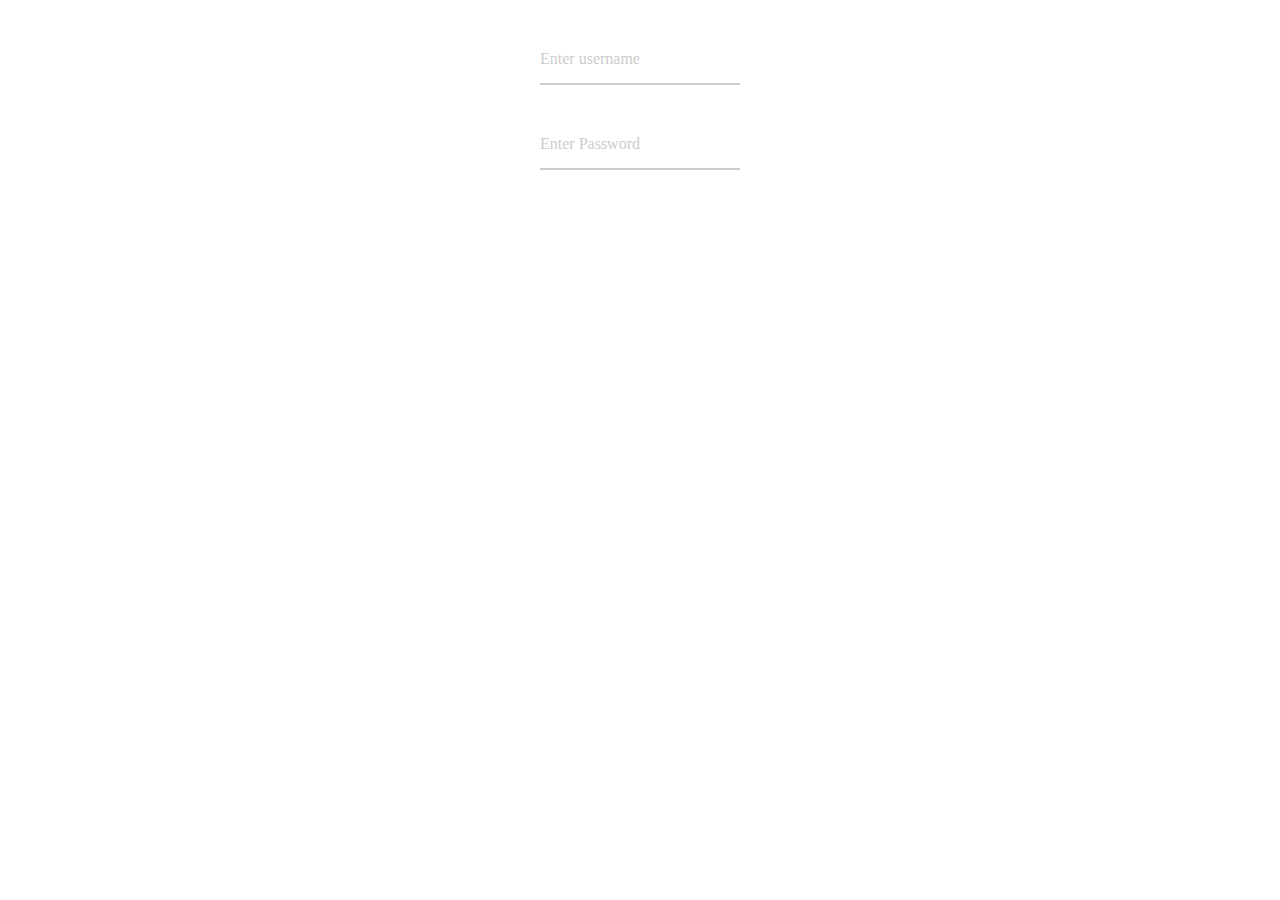
<file: animated input/index.html>
<!DOCTYPE html>
<html lang="en">
  <head>
    <meta charset="UTF-8" />
    <meta name="viewport" content="width=device-width, initial-scale=1.0" />
    <title>login page</title>
    <link rel="stylesheet" href="style.css" />
  </head>
  <body>
    <div class="input-group">
      <input type="text" name="text" class="input" required />
      <label class="label"> Enter username</label>
      <div class="underline"></div>
    </div>
    <div class="input-group">
      <input type="text" name="text" class="input" required />
      <label class="label"> Enter Password</label>
      <div class="underline"></div>
    </div>
  </body>
</html>
</file>
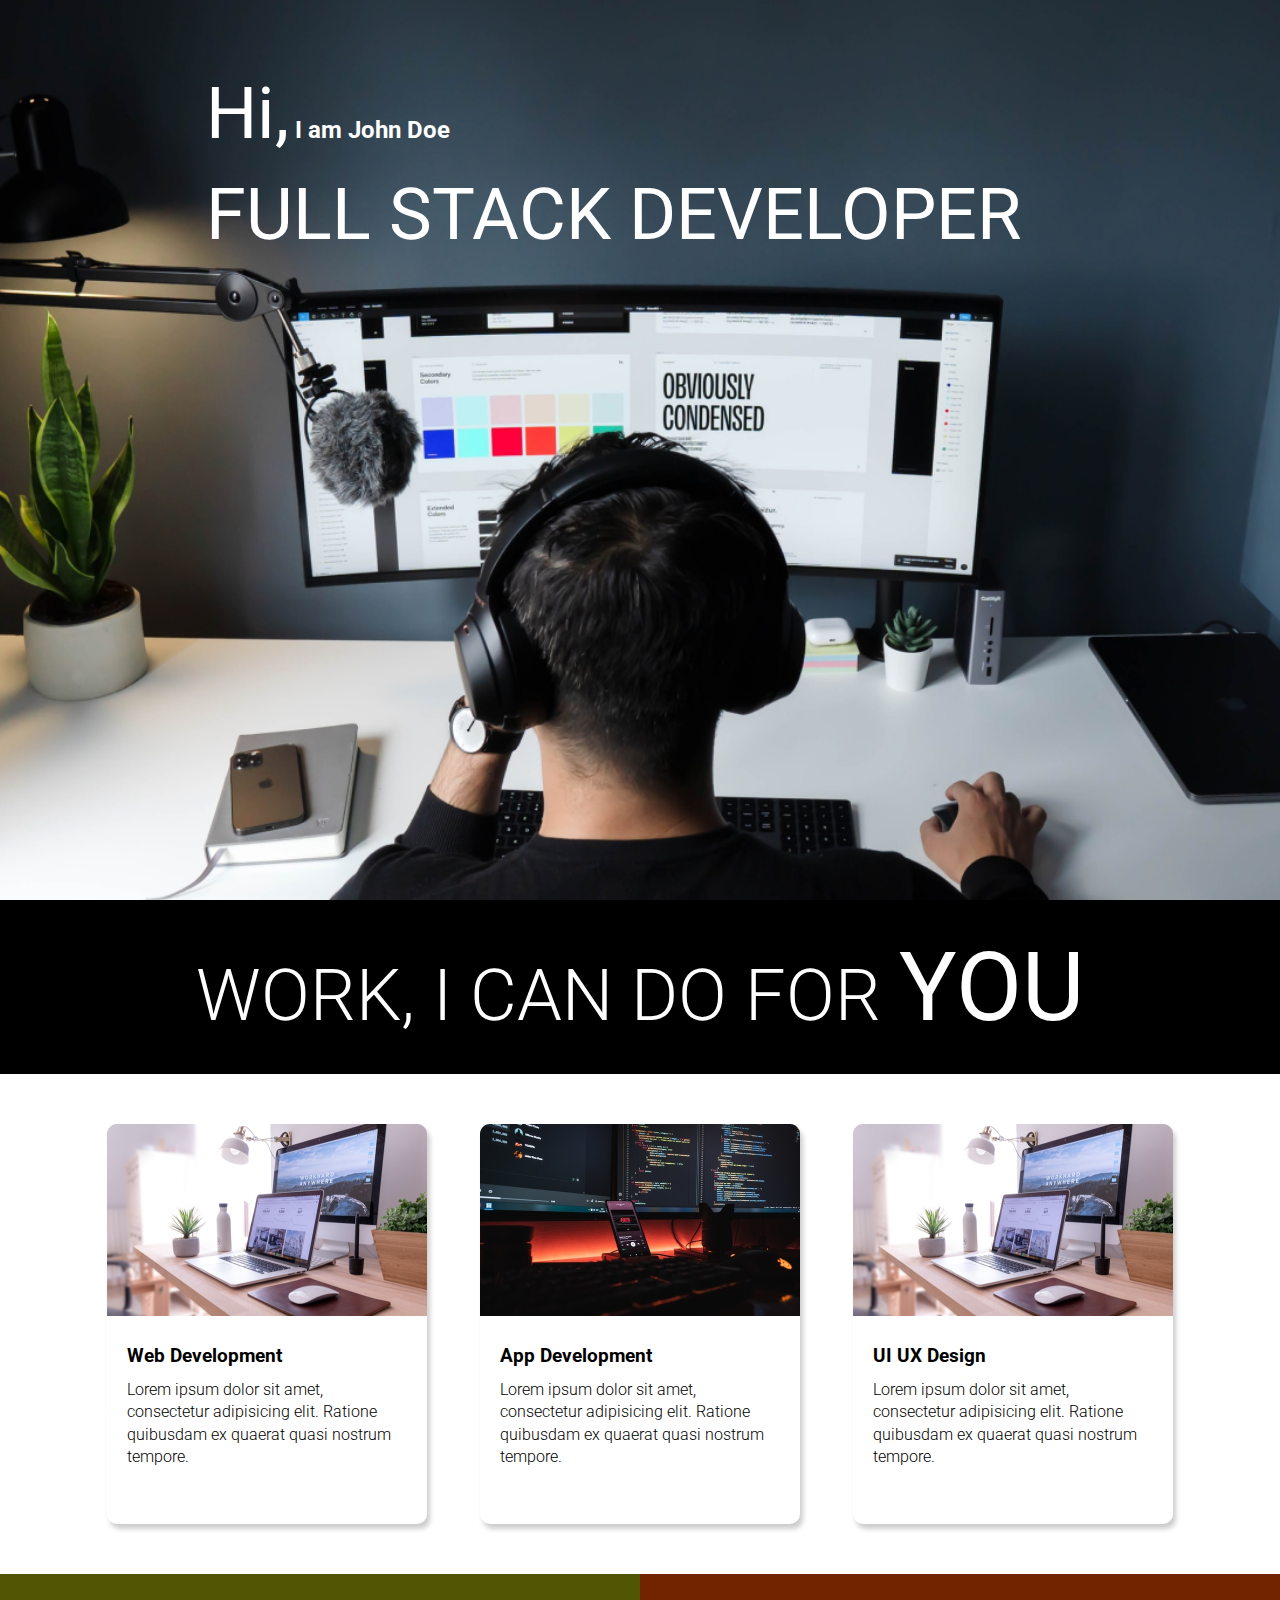
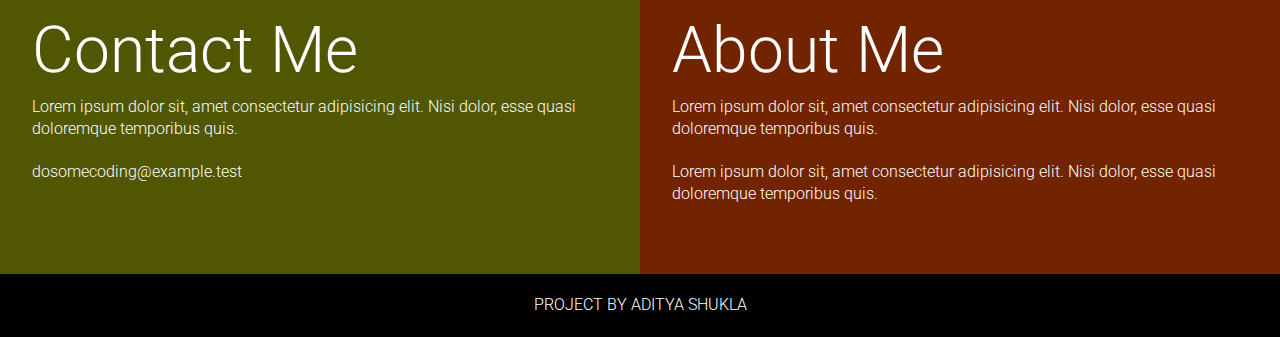
<file: developer landing page/index.html>
<!DOCTYPE html>
<html lang="en">
  <head>
    <meta charset="UTF-8" />
    <meta http-equiv="X-UA-Compatible" content="IE=edge" />
    <meta name="viewport" content="width=device-width, initial-scale=1.0" />
    <title>Developer | Landing Page</title>
    <link rel="stylesheet" href="style.css" />
  </head>
  <body>
    <section class="hero_section">
      <div class="text_container">
        <h2><span class="lg_text">Hi,</span> I am John Doe</h2>
        <h1 class="lg_text">FULL STACK DEVELOPER</h1>
      </div>
    </section>
    <section class="black_box">
      <h2>WORK, I CAN DO FOR <span>YOU</span></h2>
    </section>
    <section class="work">
      <div class="grid_item">
        <div class="card">
          <div class="image_container">
            <img src="images/web.png" alt="web development" />
          </div>
          <div class="card_content">
            <h3>Web Development</h3>
            <p>
              Lorem ipsum dolor sit amet, consectetur adipisicing elit. Ratione
              quibusdam ex quaerat quasi nostrum tempore.
            </p>
          </div>
        </div>
      </div>
      <div class="grid_item">
        <div class="card">
          <div class="image_container">
            <img src="images/mobile.png" alt="app development" />
          </div>
          <div class="card_content">
            <h3>App Development</h3>
            <p>
              Lorem ipsum dolor sit amet, consectetur adipisicing elit. Ratione
              quibusdam ex quaerat quasi nostrum tempore.
            </p>
          </div>
        </div>
      </div>
      <div class="grid_item">
        <div class="card">
          <div class="image_container">
            <img src="images/web.png" alt="web development" />
          </div>
          <div class="card_content">
            <h3>UI UX Design</h3>
            <p>
              Lorem ipsum dolor sit amet, consectetur adipisicing elit. Ratione
              quibusdam ex quaerat quasi nostrum tempore.
            </p>
          </div>
        </div>
      </div>
    </section>
    <section class="bottom_section">
      <div class="contact">
        <h2>Contact Me</h2>
        <p>
          Lorem ipsum dolor sit, amet consectetur adipisicing elit. Nisi dolor,
          esse quasi doloremque temporibus quis.
        </p>
        <p>dosomecoding@example.test</p>
      </div>
      <div class="about">
        <h2>About Me</h2>

        <p>
          Lorem ipsum dolor sit, amet consectetur adipisicing elit. Nisi dolor,
          esse quasi doloremque temporibus quis.
        </p>
        <p>
          Lorem ipsum dolor sit, amet consectetur adipisicing elit. Nisi dolor,
          esse quasi doloremque temporibus quis.
        </p>
      </div>
    </section>
    <footer>Project By Aditya Shukla</footer>
  </body>
</html>
</file>
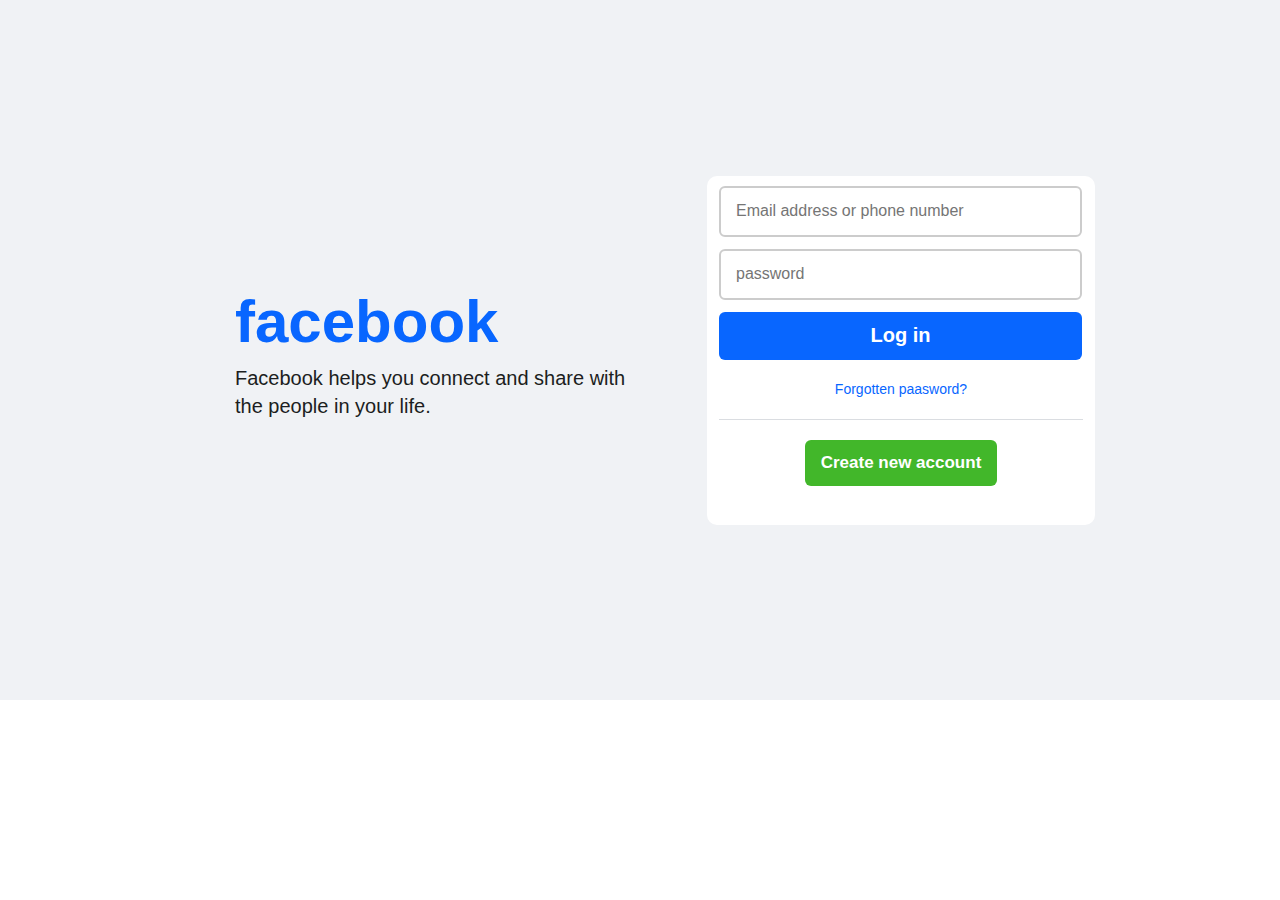
<file: fb login page/index.html>
<!DOCTYPE html>
<html lang="en">
<head>
    <meta charset="UTF-8">
    <meta name="viewport" content="width=device-width, initial-scale=1.0">
    <title>Facebook </title>
    <link rel="stylesheet" href="style.css">
</head>
<body>
    <div class="container">
        <div class="fb-content">
            <div class="content">
                <div class="content-data">
                    <div class="logo"><h1>facebook</h1></div>
                    <div class="text"><h3>Facebook helps you connect and share with the people in your life.</h3></div>
                </div>
               
            </div>
            <div class="user-data">
                <div class="user-input">
                    <div class="enter-data">
                    <input type="text" required placeholder="Email address or phone number"> 
                    </div>
                    <div class="enter-data">
                    <input type="password" placeholder="password"> 
                    </div>
                    <div class="login-btn"><button> Log in</button></div>
                    <p>Forgotten paasword?</p>
                </div>
                <div class="border"></div>
                <div class="create-btn"><button>Create new account</button></div>
            </div>
    </div>

</body>
</html>
</file>
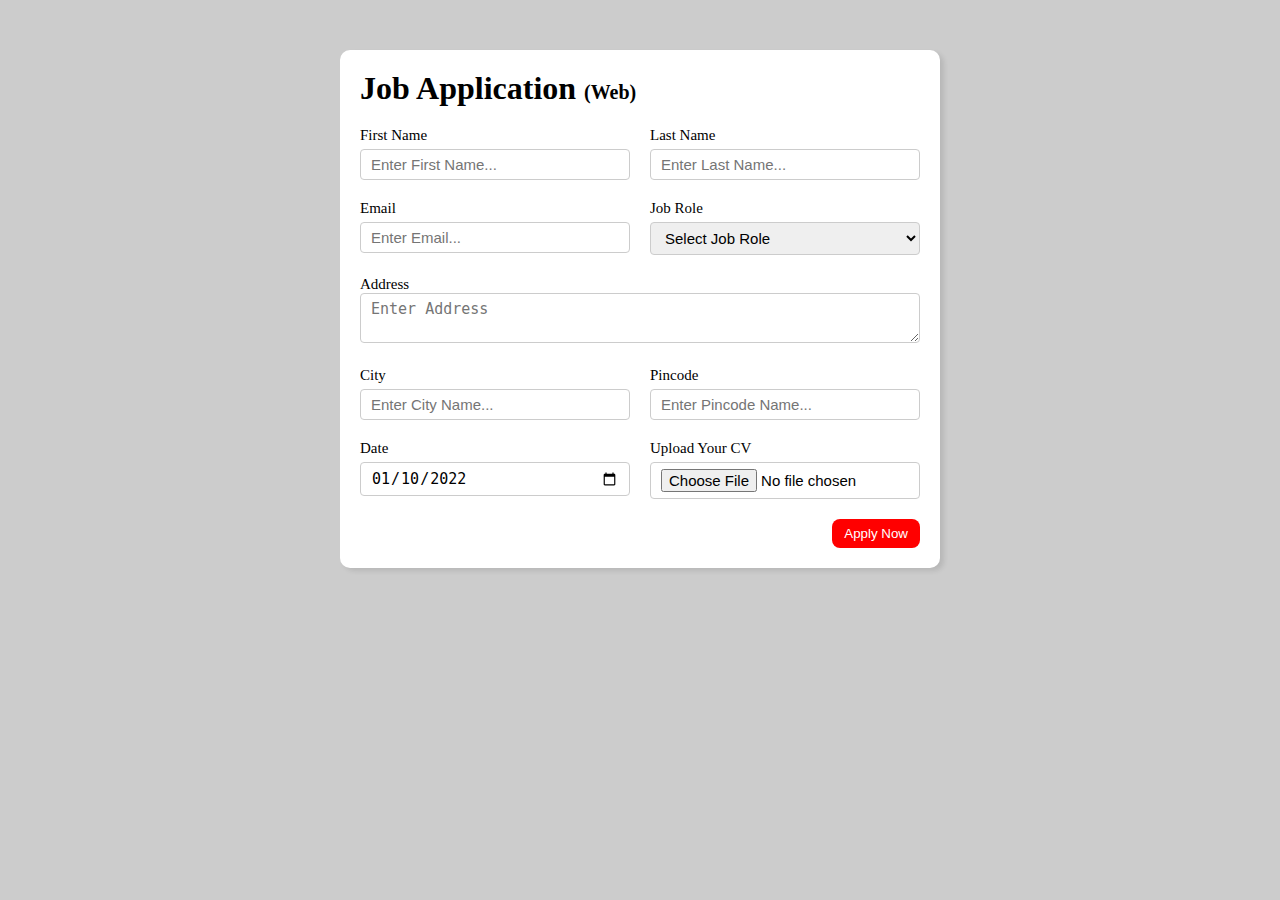
<file: job appliaction form/index.html>
<!DOCTYPE html>
<html lang="en">
  <head>
    <meta charset="UTF-8" />
    <meta http-equiv="X-UA-Compatible" content="IE=edge" />
    <meta name="viewport" content="width=device-width, initial-scale=1.0" />
    <title>Job Application Form</title>
    <link rel="stylesheet" href="style.css" />
  </head>
  <body>
    <div class="container">
      <div class="apply_box">
        <h1>
          Job Application
          <span class="title_small">(Web)</span>
        </h1>
        <form action="">
          <div class="form_container">
            <div class="form_control">
              <label for="first_name"> First Name </label>
              <input
                id="first_name"
                name="first_name"
                placeholder="Enter First Name..."
              />
            </div>
            <div class="form_control">
              <label for="last_name"> Last Name </label>
              <input
                id="last_name"
                name="last_name"
                placeholder="Enter Last Name..."
              />
            </div>
            <div class="form_control">
              <label for="email"> Email </label>
              <input
                type="email"
                id="email"
                name="email"
                placeholder="Enter Email..."
              />
            </div>
            <div class="form_control">
              <label for="job_role"> Job Role </label>
              <select id="job_role" name="job_role">
                <option value="">Select Job Role</option>
                <option value="frontend">Frontend Developer</option>
                <option value="backend">Backend Developer</option>
                <option value="full_stack">Full Stack Developer</option>
                <option value="ui_ux">UI UX Designer</option>
              </select>
            </div>
            <div class="textarea_control">
              <label for="address"> Address </label>
              <textarea
                id="address"
                name="address"
                row="4"
                cols="50"
                placeholder="Enter Address"
              ></textarea>
            </div>
            <div class="form_control">
              <label for="city"> City </label>
              <input id="city" name="city" placeholder="Enter City Name..." />
            </div>
            <div class="form_control">
              <label for="pincode"> Pincode </label>
              <input
                type="number"
                id="pincode"
                name="pincode"
                placeholder="Enter Pincode Name..."
              />
            </div>
            <div class="form_control">
              <label for="date"> Date </label>
              <input value="2022-01-10" type="date" id="date" name="date" />
            </div>
            <div class="form_control">
              <label for="upload"> Upload Your CV </label>
              <input type="file" id="upload" name="upload" />
            </div>
          </div>
          <div class="button_container">
            <button type="submit">Apply Now</button>
          </div>
        </form>
      </div>
    </div>
  </body>
</html>
</file>
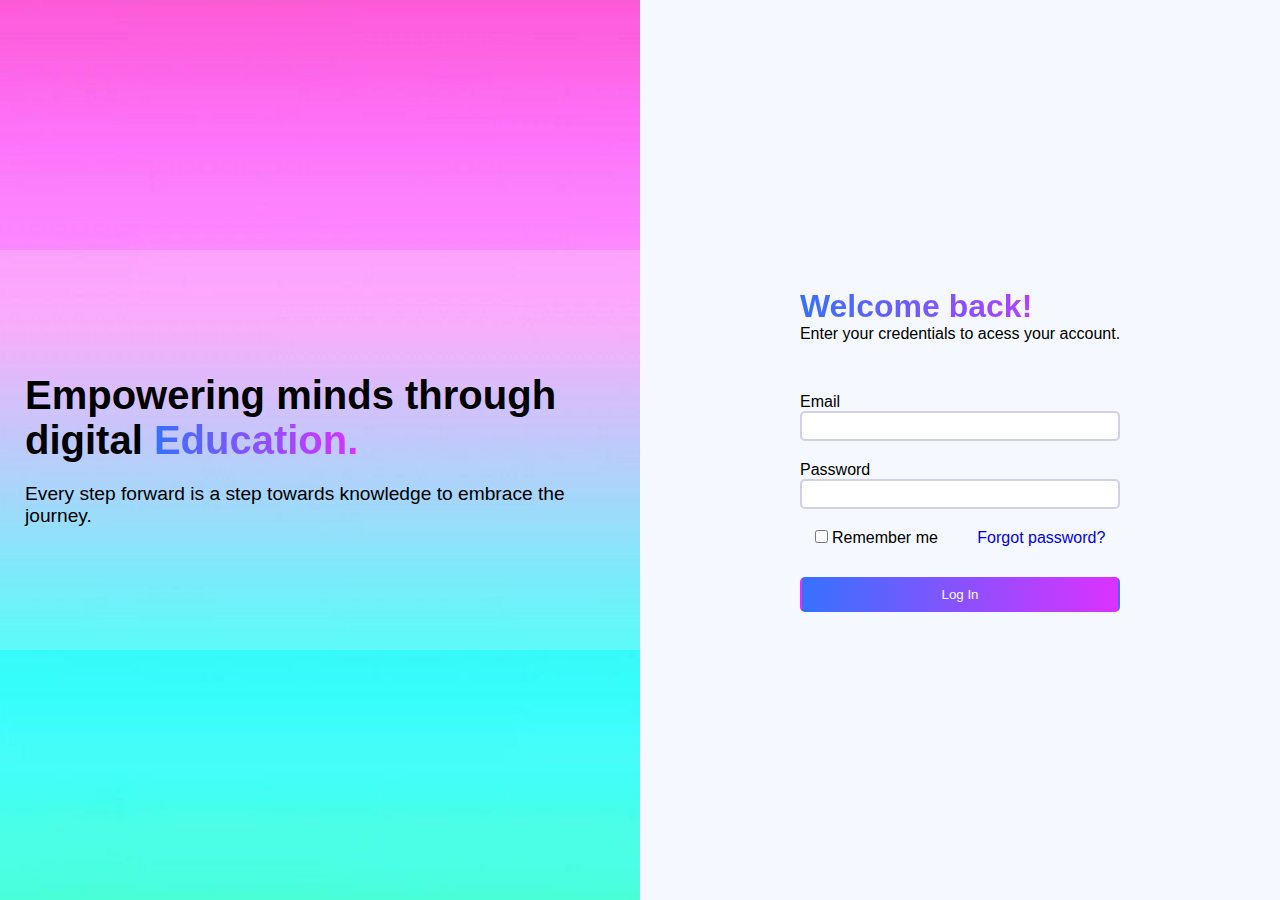
<file: login page/index.html>
<!DOCTYPE html>
<html lang="en">
  <head>
    <meta charset="UTF-8" />
    <meta name="viewport" content="width=device-width, initial-scale=1.0" />
    <title>LogIn Page</title>
    <link rel="stylesheet" href="style.css" />
  </head>
  <body>
    <div class="container">
      <div class="box1">
        <div class="content_box">
          <div class="content">
            <h1>Empowering minds through digital <span>Education.</span></h1>
            <p>
              Every step forward is a step towards knowledge to embrace the
              journey.
            </p>
          </div>
        </div>
      </div>
      <div class="box2">
       <div class="login-container">
         <div class="welcome">
        <h1>Welcome back!</h1>
        <p>Enter your credentials to acess your account.</p>
        </div>
        <div class="input-container">
            <div class="form-group">
            <label for="Email">Email</label>
            <input type="email">
        </div>
          <div class="form-group">
            <label for="Password">Password</label>
            <input type="password">
        </div>
        </div>
        <div class="rem-forgot">
            <input id="remember" type="checkbox">
            <label for="remember">Remember me</label>
            <a href="#">Forgot password?</a>
        </div>
        <button>
            Log In
        </button>
       </div>
        </div>
      </div>
    </div>
  </body>
</html>
</file>
<file: animated input/style.css>
.input-group {
  position: relative;
  margin: 50px auto;
  width: 200px;
}

.input-group .input {
  font-size: 20px;
  width: 100%;
  border: none;
  border-bottom: 2px solid #ccc;
  padding: 5px 0;
  background-color: transparent;
  outline: none;
}

.label {
  position: absolute;
  top: 0;
  left: 0;
  color: #ccc;
  transition: all 0.3s ease;
  pointer-events: none;
}

.input:focus ~ .label,
.input:valid ~ .label {
  top: -20px;
  font-size: 16px;
  color: #333;
}

.underline {
  position: absolute;
  bottom: 0;
  left: 0;
  height: 2px;
  width: 100%;
  background-color: #333;
  transform: scaleX(0);
  transition: all 0.3s ease;
}

.input:focus ~ .underline,
.input:valid ~ .underline {
  transform: scaleX(1);
}
</file>
<file: developer landing page/style.css>
@import url("https://fonts.googleapis.com/css2?family=Roboto:ital,wght@0,100;0,300;0,400;0,500;0,700;0,900;1,100;1,300;1,400;1,500;1,700;1,900&display=swap");
* {
  margin: 0;
  padding: 0;
  box-sizing: border-box;
}

html,
body {
  line-height: 1.4;
  font-weight: 300;
  font-family: "Roboto", sans-serif;
}

.hero_section {
  background-image: url(images/developer.png);
  min-height: 100vh;
  background-position: center;
  background-size: cover;
  background-repeat: no-repeat;
}
.text_container {
  color: white;
  max-width: 900px;
  margin: 0 auto;
  padding-top: 64px;
  padding-left: 16px;
}
.lg_text {
  font-size: 72px;
  font-weight: 400;
}
.black_box {
  background-color: #000;
  padding: 20px;
}
.black_box h2 {
  font-size: 72px;
  color: white;
  text-align: center;
  font-weight: 300;
}

.black_box h2 span {
  font-weight: 400;
  font-size: 96px;
}
.work {
  display: grid;
  gap: 20px;
  grid-template-columns: repeat(auto-fit, minmax(320px, 1fr));

  max-width: 1100px;
  margin: 50px auto;
}
.grid_item {
  display: flex;
  justify-content: center;
  align-items: center;
}
.card {
  max-width: 320px;
  height: 400px;
  border-radius: 10px;
  box-shadow: 3px 5px 5px rgba(1, 1, 1, 0.2);
  transition: 0.2s ease-in-out;
}
.card:hover {
  transform: scale(1.04);
  box-shadow: 3px 5px 5px rgba(1, 1, 1, 0.3);
  transition: 0.2s ease-in-out;
}
.card_content {
  padding: 20px;
}
.card_content h3 {
  margin-bottom: 10px;
}
.bottom_section {
  display: flex;
}
.contact {
  background-color: #515603;
}
.about {
  background-color: #722300;
}

.contact,
.about {
  min-height: 300px;
  padding: 32px;
  color: white;
}
.about h2,
.contact h2 {
  font-size: 64px;
  font-weight: 300;
}
.about p,
.contact p {
  margin-bottom: 20px;
}

footer {
  text-align: center;
  text-transform: uppercase;
  background-color: #000;
  padding: 20px;
  color: white;
}
@media (max-width: 786px) {
  .hero_section {
    min-height: 50vh;
  }
  .text_container {
    padding: 10px 0;
    text-align: center;
  }
  .lg_text {
    font-size: 32px;
  }
  .black_box h2 {
    font-size: 24px;
  }
  .black_box h2 span {
    font-weight: 400;
    font-size: 32px;
  }
  .bottom_section {
    flex-direction: column;
  }
  h1 {
    font-size: 32px;
  }
  .about h2,
  .contact h2 {
    font-size: 32px;
  }
}
</file>
<file: fb login page/style.css>
*{
    margin: 0;
    padding: 0;
    box-sizing: border-box;
}
body{
    color: #1c1e21;
    line-height: 1.4;
    font-family: Arial, Helvetica, sans-serif;

}
.container{
    background-color: #f0f2f5;
    min-width: 500px;
    height: 700px;
    display: flex;
    align-items: center;
    justify-content: center;
}
.content{
    display: flex;
    align-items: center;
    padding: 0 50px;
}
.fb-content{
    max-width: 536px;
    max-width: 910px;
    padding: 20px 0;
    display: flex;
    justify-content: space-between;
   
}
.content h1{
    font-size: 60px;
    color: #0866ff;
    font-weight: bold;
    
}
.content h3{
    font-size: 20px;
    font-weight: 300;
}

.user-data{
    background-color: white;
    height: 349px;
    width: 396px;
    border-radius: 10px;


}
.user-input{
    display: flex;
    flex-direction: column;
    padding: 0 12px;
}

.enter-data{
    height: 63px;
    width: 364px;
    padding: 10px 0;
    
}
.enter-data input{
    height: 51px;
    width: 363px;
    border: 2px solid #ccc;
    border-radius: 6px;
    font-size: 16px;
    padding: 0 15px;
}
.login-btn{
    padding: 10px 0;

}
.login-btn button{
    height: 48px;
    width: 363px;
    border: none;
    border-radius: 6px;
    background-color: #0866ff;
    font-size: 20px;
    color: white;
    font-weight: bold;

}
button:hover{
    opacity: 0.9;
    cursor: pointer;
}
.user-input p{
    font-size: 14px;
    margin: 0 auto;
    color: #0866ff;
    margin-top: 10px;
}
.border{
    height: 0.89px;
    width: 364px;
    border-bottom: 1px solid #dadde1;
    margin: 0 auto;
    padding: 10px 0;
}
.create-btn{
    display: flex;
    justify-content: center;
    padding: 20px 0;
}
.create-btn button{
    height: 46px;
    width: 192px;
    border: none;
    border-radius: 6px;
    background-color: #42b72a;
    font-size: 17px;
    color: white;
    font-weight: bold;
}
</file>
<file: job appliaction form/style.css>
* {
  margin: 0;
  padding: 0;
  box-sizing: border-box;
}

body {
  background-color: #ccc;
}
.container {
  max-width: 900px;
  margin: 0 auto;
}

.apply_box {
  max-width: 600px;
  padding: 20px;
  background-color: white;
  margin: 0 auto;
  margin-top: 50px;
  box-shadow: 4px 3px 5px rgba(1, 1, 1, 0.1);
  border-radius: 10px;
}

.title_small {
  font-size: 20px;
}

.form_container {
  margin-top: 20px;
  display: grid;
  grid-template-columns: repeat(auto-fit, minmax(200px, 1fr));
  gap: 20px;
}
.form_control {
  display: flex;
  flex-direction: column;
}

label {
  font-size: 15px;
  margin-bottom: 5px;
}

input,
select,
textarea {
  padding: 6px 10px;
  border: 1px solid #ccc;
  border-radius: 4px;
  font-size: 15px;
}

input:focus {
  outline-color: red;
}

.button_container {
  display: flex;

  justify-content: flex-end;
  margin-top: 20px;
}
button {
  background-color: red;
  border: transparent solid 2px;
  padding: 5px 10px;
  color: white;
  border-radius: 8px;
  transition: 0.3s ease-in;
}
button:hover {
  background-color: #ccc;
  border: 2px solid red;
  color: black;
  transition: 0.3s ease-out;
  cursor: pointer;
}
.textarea_control {
  grid-column: 1 / span 2;
}
.textarea_control textarea {
  width: 100%;
}

@media (max-width: 460px) {
  .textarea_control {
    grid-column: 1 / span 1;
  }
} ;
</file>
<file: login page/style.css>
:root {
  --text-dark: hsl(240, 54%, 15%);
  --text-lighter: hsl(242, 18%, 64%);
  --primary: hsl(222, 98%, 60%);
  --primary-lighter: hsl(240, 33%, 86%);
  --primary-gradient: linear-gradient(to right, #3671fd, #dd31ff);
}
* {
  margin: 0;
  padding: 0;
  box-sizing: border-box;
}
body {
  font-family: sans-serif;
  min-height: 100vh;
  background-color: #f5f9ff;
}
.container {
  display: flex;
}
.box1 {
  height: 100vh;
  width: 50%;
  display: flex;
  justify-content: center;
  align-items: center;
  background-image: url(Pink-Blue\ Gradient.jpg);
  background-size: cover;
}
.box2 {
  height: 100vh;
  width: 50%;
}
.login-container {
  height: 100%;
  width: 100%;
  display: flex;
  flex-direction: column;
  justify-content: center;
  align-items: center;
}
.content_box {
  height: 400px;
  width: 100%;
  background-color: hsla(0, 0%, 100%, 0.2);
  display: flex;
  justify-content: center;
  align-items: center;
}
.content {
  display: grid;
  gap: 20px;
  padding: 25px;
}
.content h1 {
  font-size: 2.5rem;
}
.content span {
  font-size: 2.5rem;
  font-weight: 600;
  background: var(--primary-gradient);
  background-clip: text;
  -webkit-background-clip: text;
  -webkit-text-fill-color: transparent;
}
.content p {
  font-size: 1.2rem;
}
.welcome p {
  margin-bottom: 50px;
}
.welcome h1 {
  background: var(--primary-gradient);
  background-clip: text;
  -webkit-background-clip: text;
  -webkit-text-fill-color: transparent;
}
.form-group {
  display: flex;
  flex-direction: column;
  margin-bottom: 20px;
}
.form-group input {
  height: 30px;
  width: 320px;
  border: 2px solid var(--primary-lighter);
  border-radius: 5px;
}
.rem-forgot {
  margin-bottom: 30px;
}
.rem-forgot label {
  margin-right: 35px;
}

a {
  text-decoration: none;
}
button {
  height: 35px;
  width: 320px;
  background: var(--primary-gradient);
  border: 2px solid transparent;
  border-radius: 5px;
  color: #f5f9ff;
}

@media (max-width: 677px) {
  .container {
    display: flex;
    flex-direction: column;
  }
  .box1,
  .box2 {
    height: 50vh;
    width: 100%;
  }
  body,
  html {
    font-size: 75%;
  }
}
</file>
